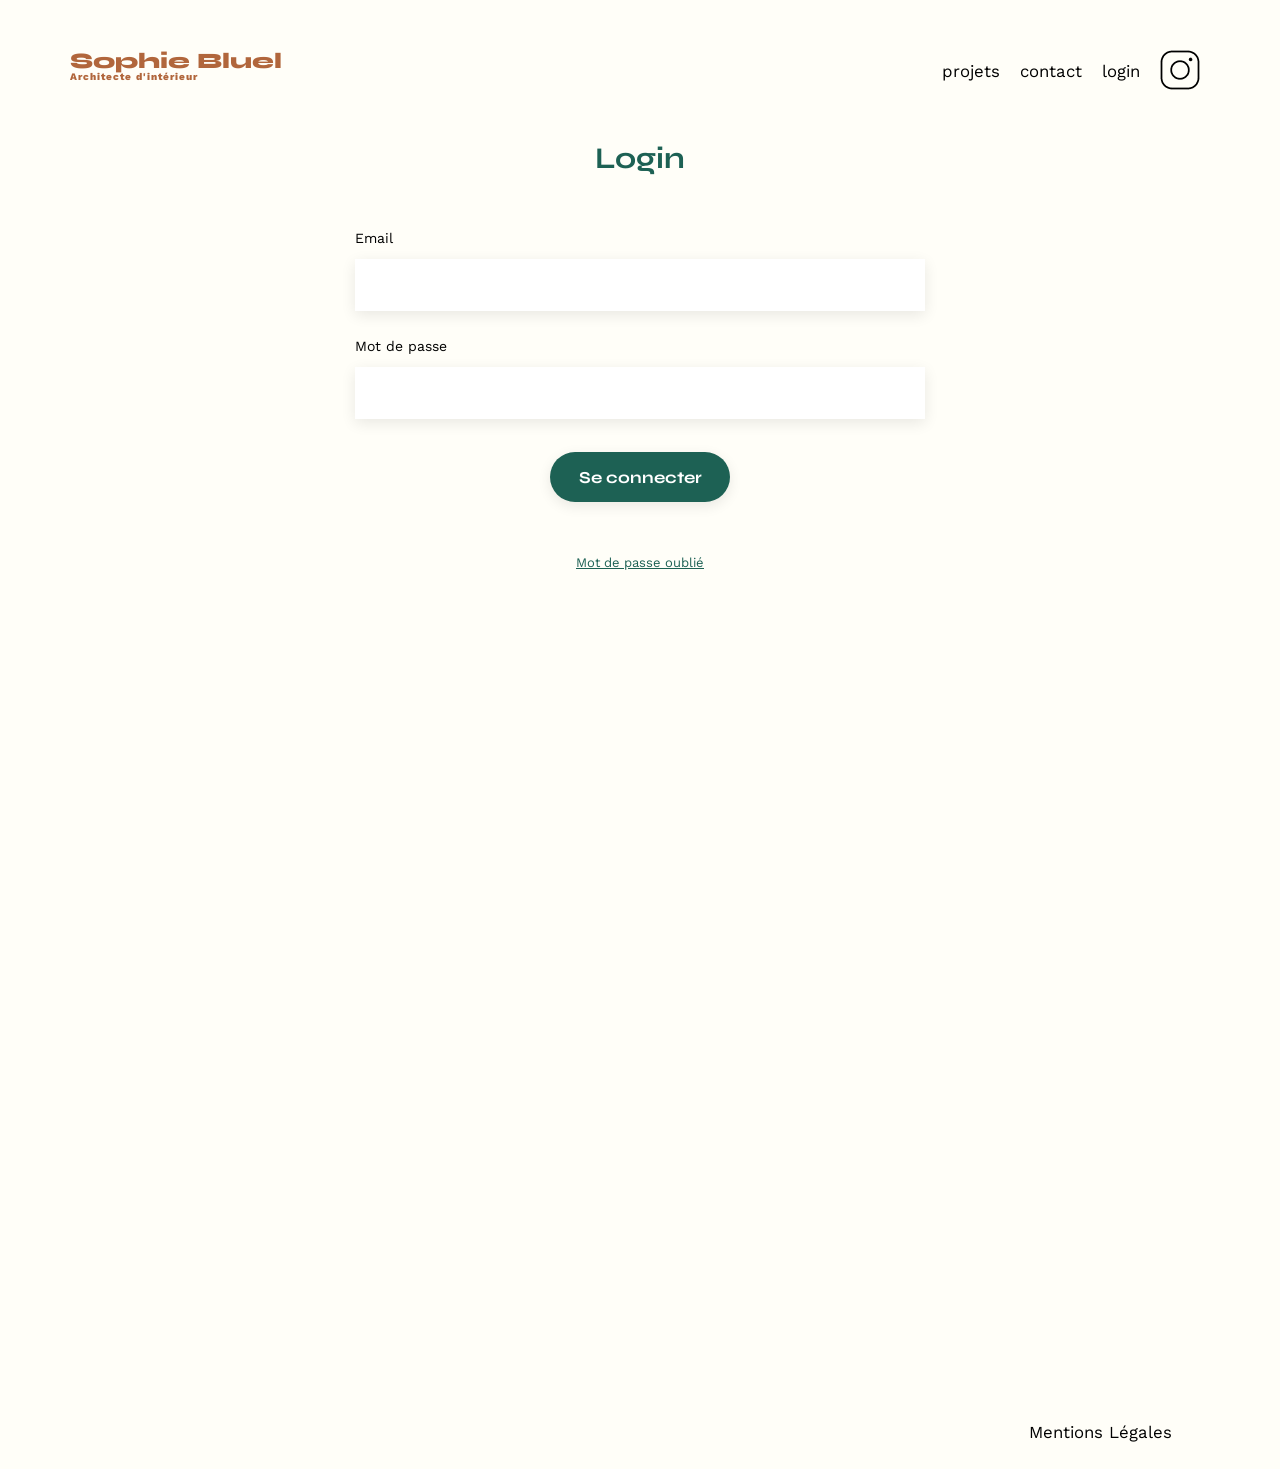
<file: FrontEnd/login.html>
<!doctype html>
<html lang="fr">
  <head>
    <meta charset="UTF-8" />
    <title>Sophie Bluel - Architecte d'intérieur</title>
    <meta name="viewport" content="width=device-width, initial-scale=1.0" />
    <link rel="preconnect" href="https://fonts.googleapis.com" />
    <link rel="preconnect" href="https://fonts.gstatic.com" crossorigin />
    <link
      href="https://fonts.googleapis.com/css2?family=Syne:wght@700;800&family=Work+Sans&display=swap"
      rel="stylesheet"
    />
    <meta name="description" content="" />
    <link rel="stylesheet" href="./assets/style.css" />
  </head>
  <body>
    <header>
      <h1>Sophie Bluel <span>Architecte d'intérieur</span></h1>
      <nav>
        <ul>
          <li id="projects-link">projets</li>
          <li>contact</li>
          <li>login</li>
          <li><img src="./assets/icons/instagram.png" alt="Instagram" /></li>
        </ul>
      </nav>
    </header>
    <main>
      <section class="form">
        <h2>Login</h2>
        <form id="login-form" action="#" method="post">
          <label for="email">Email</label>
          <input type="email" name="email" id="email" required />
          <label for="password">Mot de passe</label>
          <input type="password" name="password" id="password" required />
          <input type="submit" value="Se connecter" />
        </form>
      </section>
      <a class="forgot-password">Mot de passe oublié</a>
    </main>

    <footer>
      <nav class="footer-nav">
        <ul>
          <li>Mentions Légales</li>
        </ul>
      </nav>
    </footer>
    <script src="login.js"></script>
  </body>
</html>
</file>
<file: FrontEnd/assets/style.css>
/* http://meyerweb.com/eric/tools/css/reset/
   v2.0 | 20110126
   License: none (public domain)
*/

html, body, div, span, applet, object, iframe,
h1, h2, h3, h4, h5, h6, p, blockquote, pre,
a, abbr, acronym, address, big, cite, code,
del, dfn, em, img, ins, kbd, q, s, samp,
small, strike, strong, sub, sup, tt, var,
b, u, i, center,
dl, dt, dd, ol, ul, li,
fieldset, form, label, legend,
table, caption, tbody, tfoot, thead, tr, th, td,
article, aside, canvas, details, embed,
figure, figcaption, footer, header, hgroup,
menu, nav, output, ruby, section, summary,
time, mark, audio, video {
	margin: 0;
	padding: 0;
	border: 0;
	font-size: 100%;
	font: inherit;
	vertical-align: baseline;
}
/* HTML5 display-role reset for older browsers */
article, aside, details, figcaption, figure,
footer, header, hgroup, menu, nav, section {
	display: block;
}
body {
	line-height: 1;
	background-color: #FFFEF8;
}

ol, ul {
	list-style: none;
}
blockquote, q {
	quotes: none;
}
blockquote:before, blockquote:after,
q:before, q:after {
	content: '';
	content: none;
}
table {
	border-collapse: collapse;
	border-spacing: 0;
}
/** end reset css**/
body {
	
	font-family: 'Work Sans' ;
	font-size: 14px;
	height: 100vh;
}
header, main, footer {
	max-width: 1140px;
	margin:auto;
}
header {
	display: flex;
	justify-content: space-between;
	margin: 50px auto;
}
Main {
	
}
section {
	margin: 50px 0
}

h1{
	display: flex;
	flex-direction: column;
	font-family: 'Syne';
	font-size: 22px;
	font-weight: 800;
	color: #B1663C
}

h1 > span {
	font-family: 'Work Sans';
	font-size:10px;
	letter-spacing: 0.1em;
;
}

h2{
	font-family: 'Syne';
	font-weight: 700;
	font-size: 30px;
	color: #1D6154
}
nav ul {
	display: flex;
	align-items: center;
	list-style-type: none;

}
nav li {
	padding: 0 10px;
	font-size: 1.2em;
}

li:hover {
	color: #B1663C;
}
#introduction {
	display: flex;
	align-items: center;
}
#introduction figure {
	flex: 1
}
#introduction img {
	display: block;
	margin: auto;
	width: 80%;
}

#introduction article {
	flex: 1
}
#introduction h2 {
	margin-bottom: 1em;
}

#introduction p {
	margin-bottom: 0.5em;
}
#portfolio h2 {
	text-align: center;
	margin-bottom: 1em;
}
.edit-banner {
  display: none;
  align-items: center;
  justify-content: center;
  gap: 10px;
  background-color: black;
  color: white;
  height: 59px;
  width: 100%;
  
}
.projects-header {
  display: flex;
  align-items: center;
  justify-content: center;
  gap: 15px;
  margin-bottom: 30px;
}
.projects-header h2 {
  margin-bottom: 0;
}

.modifier-btn {
  display: none;
  align-items: center;
  gap: 6px;
  cursor: pointer;
  font-size: 14px;
}

.modifier-btn img {
  width: 16px;
  height: 16px;
}
.forgot-password {
  display: block;
  text-align: center;
  margin-top: 20px;
  font-size: 13px;
  color: #1D6154;
  text-decoration: underline;
}
.error-message {
  color: #e63946;
  font-size: 13px;
  margin-top: 15px;
  text-align: center;
}
#background-modale {
  display: none;
  position: fixed;
  top: 0;
  left: 0;
  width: 100%;
  height: 100%;
  background-color: rgba(0, 0, 0, 0.5);
  align-items: center;
  justify-content: center;
  z-index: 1000;
}

#modale {
  background-color: white;
  border-radius: 10px;
  width: 664px;
  max-width: 90%;
  max-height: 85vh;
  overflow-y: auto;
  padding:   46px 110px;
}

.top-actions {
  display: flex;
  justify-content: flex-end;
}

#close-modale {
  background: none;
  border: none;
  cursor: pointer;
  padding: 4px;
}

.content-modale h2 {
  display: block;
  text-align: center;
  font-family: 'Syne', sans-serif;
  font-weight: 400;
  font-size: 26px;
  line-height: 1;
  margin: 6px 0 50px;
  width: 100%;
}
.legend {
	display: flex;
	justify-content: center;
	margin-bottom: 40px;
	font-size: 26px;
}

#gallery-modale {
  display: flex;
  flex-wrap: wrap;
}

#gallery-modale figure {
  width: 17%;
  height: 130px;
  position: relative;
  margin: 0 8px 30px 0;
}

#gallery-modale figure:nth-child(5n) {
  margin-right: 0;
}

#gallery-modale img {
  width: 100%;
  height: 100%;
  object-fit: cover;
  border-radius: 2px;
  display: block;
}

.delete-icon {
  position: absolute;
  top: 6px;
  right: 6px;
  width: 22px;
  height: 22px;
  border-radius: 4px;
  background: black;
  display: flex;
  align-items: center;
  justify-content: center;
  cursor: pointer;
  color: #e5e5e5;
}

.separator-modale {
  border-top: 1px solid #e5e5e5;
  margin: 39px 0 40px;
}

#add-image {
  display: block;
  margin: 0 auto;
  background: #1D6154;
  color: white;
  border: none;
  padding: 12px 45px;
  border-radius: 30px;
  cursor: pointer;
  font-size: 14px;
}
.modifier-text {
margin-bottom: 24px;
}
.gallery {
display: flex;
flex-direction: column;
}
.figure {
	width: 100%;
	display: grid;
	grid-template-columns: 1fr 1fr 1fr;
	grid-column-gap: 20px;
	grid-row-gap: 20px;
}
.gallery img {
	width: 100%;

}

.button-filters {
	display: flex;
	justify-content: center;
	align-items: center;
	gap: 10px;
	margin-bottom: 16px;
}
.button-filters button {
	font-family: 'Syne';
	font-weight: 700;
	color: #1D6154;
	background-color: white;
	border: 1px solid #1D6154;
	padding: 10px 20px;
	border-radius: 60px ;
}
.button-filters button:hover {
	background-color: #1D6154;
	color: white;
}
.form {
	width: 50%;
margin: auto;
}
.form > * {
	text-align: center;

}
.form h2{
	margin-bottom: 20px;
}
.form form {
	text-align: left;
	margin-top:30px;
	display: flex;
	flex-direction: column;
}

.form input {
	height: 50px;
	font-size: 1.2em;
	border: none;
	box-shadow: 0px 4px 14px rgba(0, 0, 0, 0.09);
}
.form.form label {
	margin: 2em 0 1em 0;
}
.form.form textarea {
	border: none;
	box-shadow: 0px 4px 14px rgba(0, 0, 0, 0.09);
}

input[type="submit"]{
	font-family: 'Syne';
	font-weight: 700;
	color: white;
	background-color: #1D6154;
	margin : 2em auto ;
	width: 180px;
	text-align: center;
	border-radius: 60px ;
}
#view-ajout-photo {
  display: none;
}

#back-to-gallery {
  background: none;
  border: none;
  cursor: pointer;
  padding: 0;
}

.upload-zone {
  background: #E8F1F6;
  display: flex;
  flex-direction: column;
  align-items: center;
  justify-content: center;
  padding: 30px;
  border-radius: 4px;
  margin-bottom: 20px;
  color: #B9C5CC;
  height: 190px;
  width: 100%;
  position: relative;
  overflow: hidden;
}

.upload-zone.has-preview {
  padding: 0 !important;
}

#add-photo-form .upload-zone.has-preview .upload-icon,
#add-photo-form .upload-zone.has-preview .btn-upload,
#add-photo-form .upload-zone.has-preview .upload-hint {
  display: none !important;
}

.upload-zone img.preview {
  width: 100% !important;
  height: 100% !important;
  max-width: none !important;
  max-height: none !important;
  object-fit: cover !important;
  object-position: center;
  display: block;
  margin: 0;
}

.btn-upload {
  background: #CBD6DC;
  color: #306685;
  padding: 8px 20px;
  border-radius: 30px;
  cursor: pointer;
  font-size: 14px;
  margin: 10px 0;
  border: none;
}

.upload-hint {
  font-size: 11px;
  color: #444;
  margin: 0;
}

#add-photo-form label {
  display: block;
  font-size: 13px;
  margin: 15px 0 5px;
}

#add-photo-form input[type=text],
#add-photo-form select {
  width: 100%;
  padding: 10px;
  border: 1px solid #ccc;
  border-radius: 4px;
  font-size: 14px;
  font-family: 'Work Sans', sans-serif;
  color: inherit;
}

.btn-validate {
  display: block;
  margin: 0 auto;
  background: #A7A7A7;
  color: white;
  border: none;
  padding: 12px 45px;
  border-radius: 30px;
  cursor: not-allowed;
  font-size: 14px;
}

.btn-validate:not(:disabled) {
  background: #1D6154;
  cursor: pointer;
}
footer {
	height: 100%;
	display: flex;
	justify-content: flex-end;
	align-items: flex-end;
}
.footer-nav {
	
	
}

footer nav ul {
	display: flex;
	justify-content: flex-end;
	margin: 2em
}
</file>
